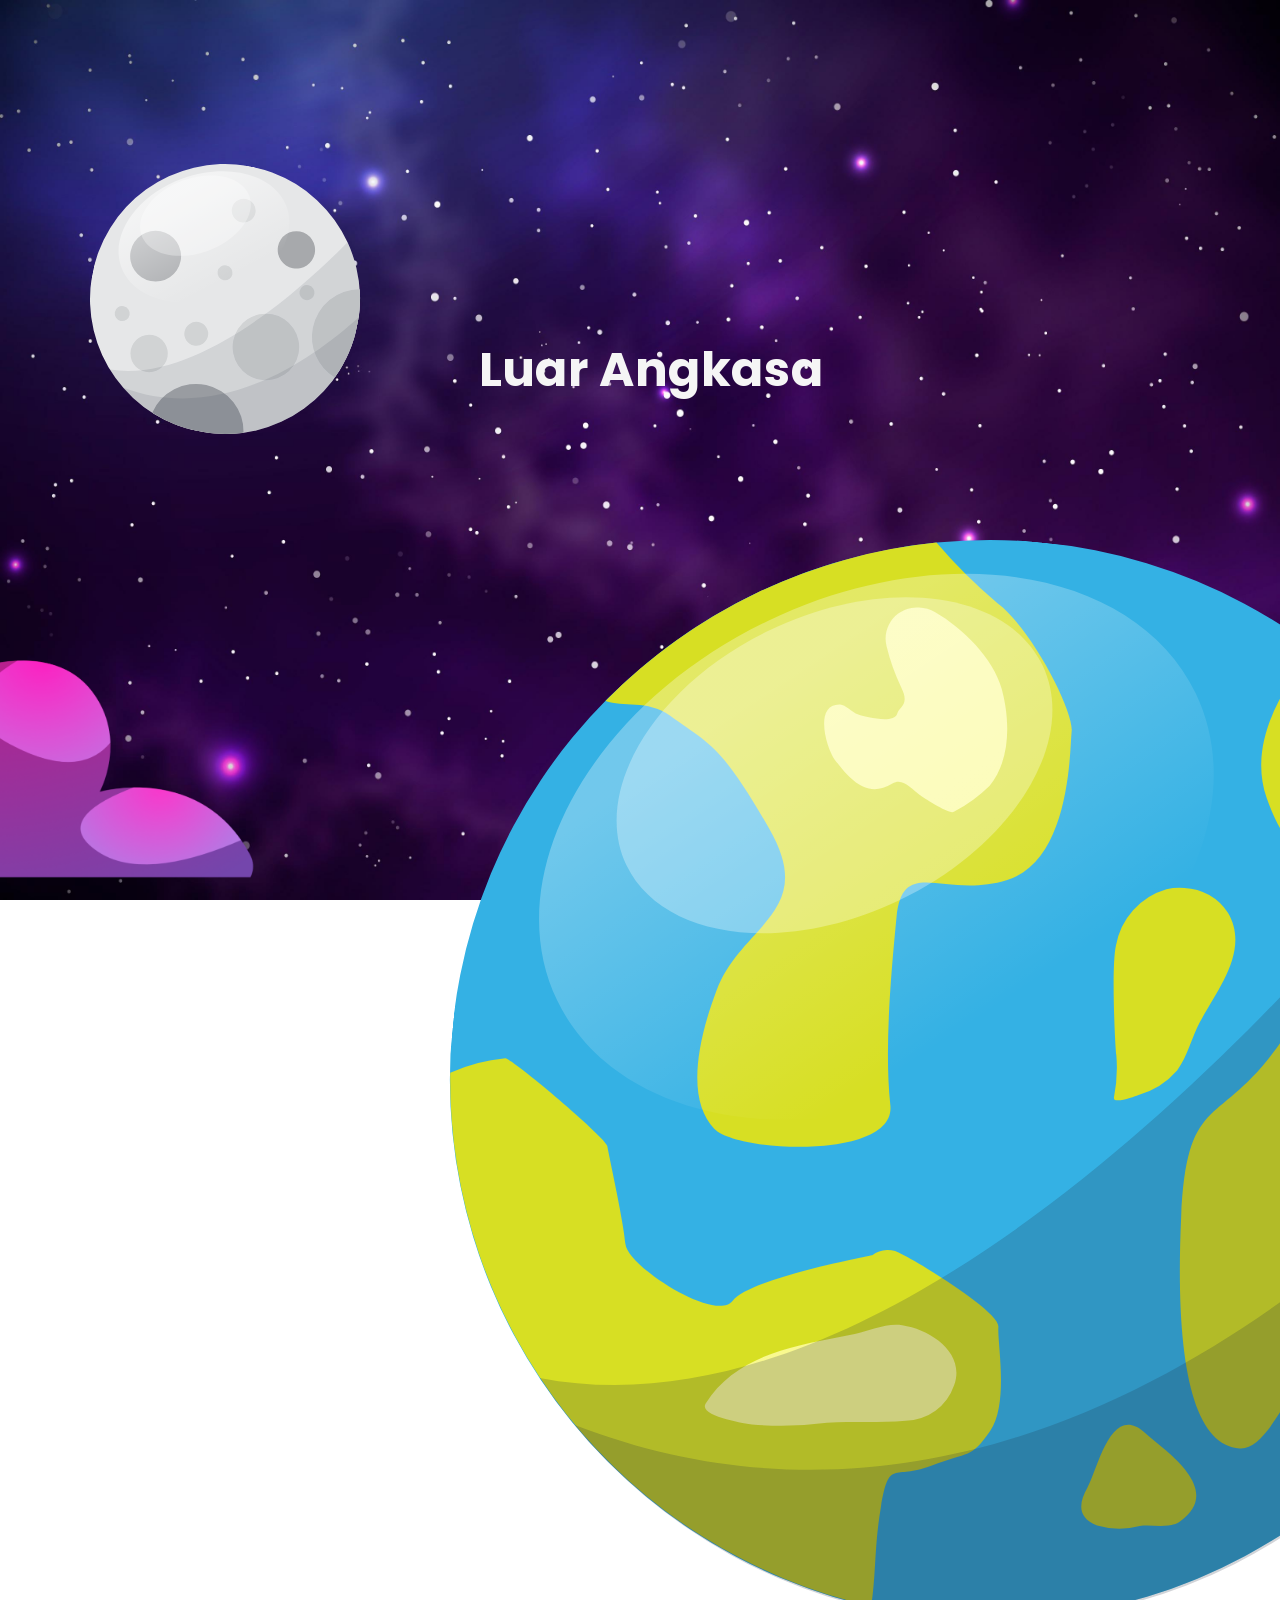
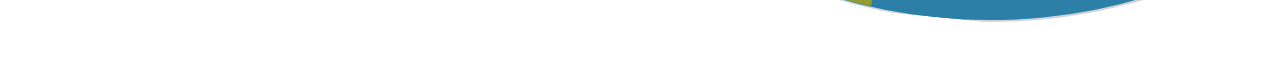
<file: Mission_VanillaJS/index.html>
<!DOCTYPE html>
<html lang="en">
	<head>
		<meta charset="UTF-8" />
		<meta http-equiv="X-UA-Compatible" content="IE=edge" />
		<meta name="viewport" content="width=device-width, initial-scale=1.0" />
		<link rel="stylesheet" href="assets/css/style.css" />
		<title>Mission 2 - Vanilla JS</title>
	</head>
	<body>
		<main class="main">
			<img src="assets/images/cloud1_1.png" id="awan1" alt="" />
			<img src="assets/images/cloud2_1.png" id="awan2" alt="" />
			<img src="assets/images/moon.svg" id="planet1" alt="" />
			<img src="assets/images/earth.svg" id="planet2" alt="" />
			<img src="assets/images/satellite.svg" id="satelit" alt="" />
			<h1 id="headline" class="font-semibold">Luar Angkasa</h1>
		</main>
		<script src="assets/js/script.js"></script>
	</body>
</html>
</file>
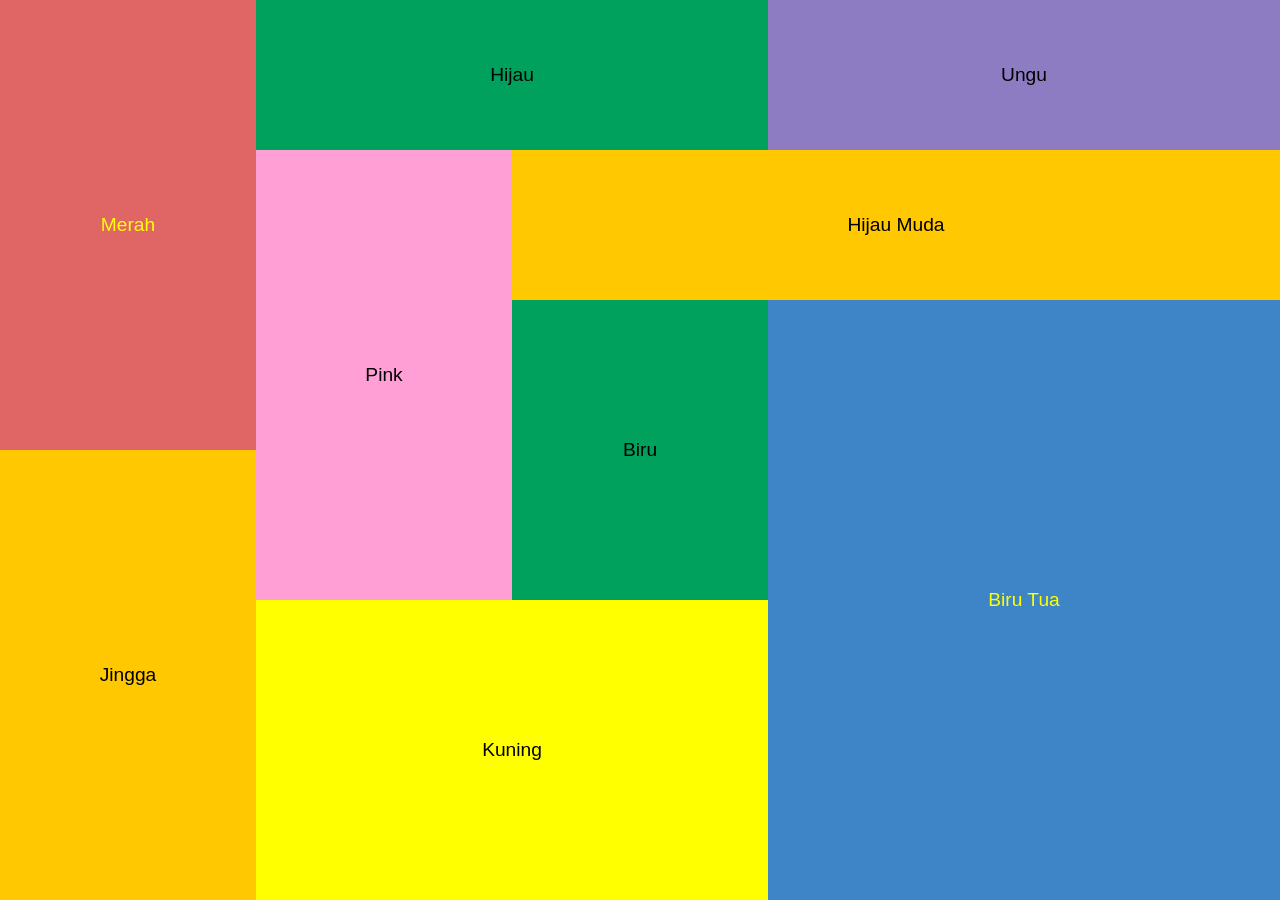
<file: Mission_HTML/Tugas 1/index.html>
<!DOCTYPE html>
<html lang="en">
	<head>
		<meta charset="UTF-8" />
		<meta name="viewport" content="width=device-width, initial-scale=1.0" />
		<link rel="stylesheet" href="style.css" />
		<title>Temmy Mahesa Ridwan | Tugas 1</title>
	</head>

	<body>
		<div
			class="container grid-display template-area template-columns template-rows"
		>
			<div class="item merah text-center bg-red yellow-text">Merah</div>
			<div class="item hijau text-center bg-green">Hijau</div>
			<div class="item ungu text-center bg-purple">Ungu</div>
			<div class="item pink text-center bg-pink">Pink</div>
			<div class="item hijau-muda text-center bg-gold">Hijau Muda</div>
			<div class="item biru text-center bg-green">Biru</div>
			<div class="item jingga text-center bg-gold">Jingga</div>
			<div class="item kuning text-center bg-yellow">Kuning</div>
			<div class="item biru-tua text-center bg-blue yellow-text">Biru Tua</div>
		</div>
	</body>
</html>
</file>
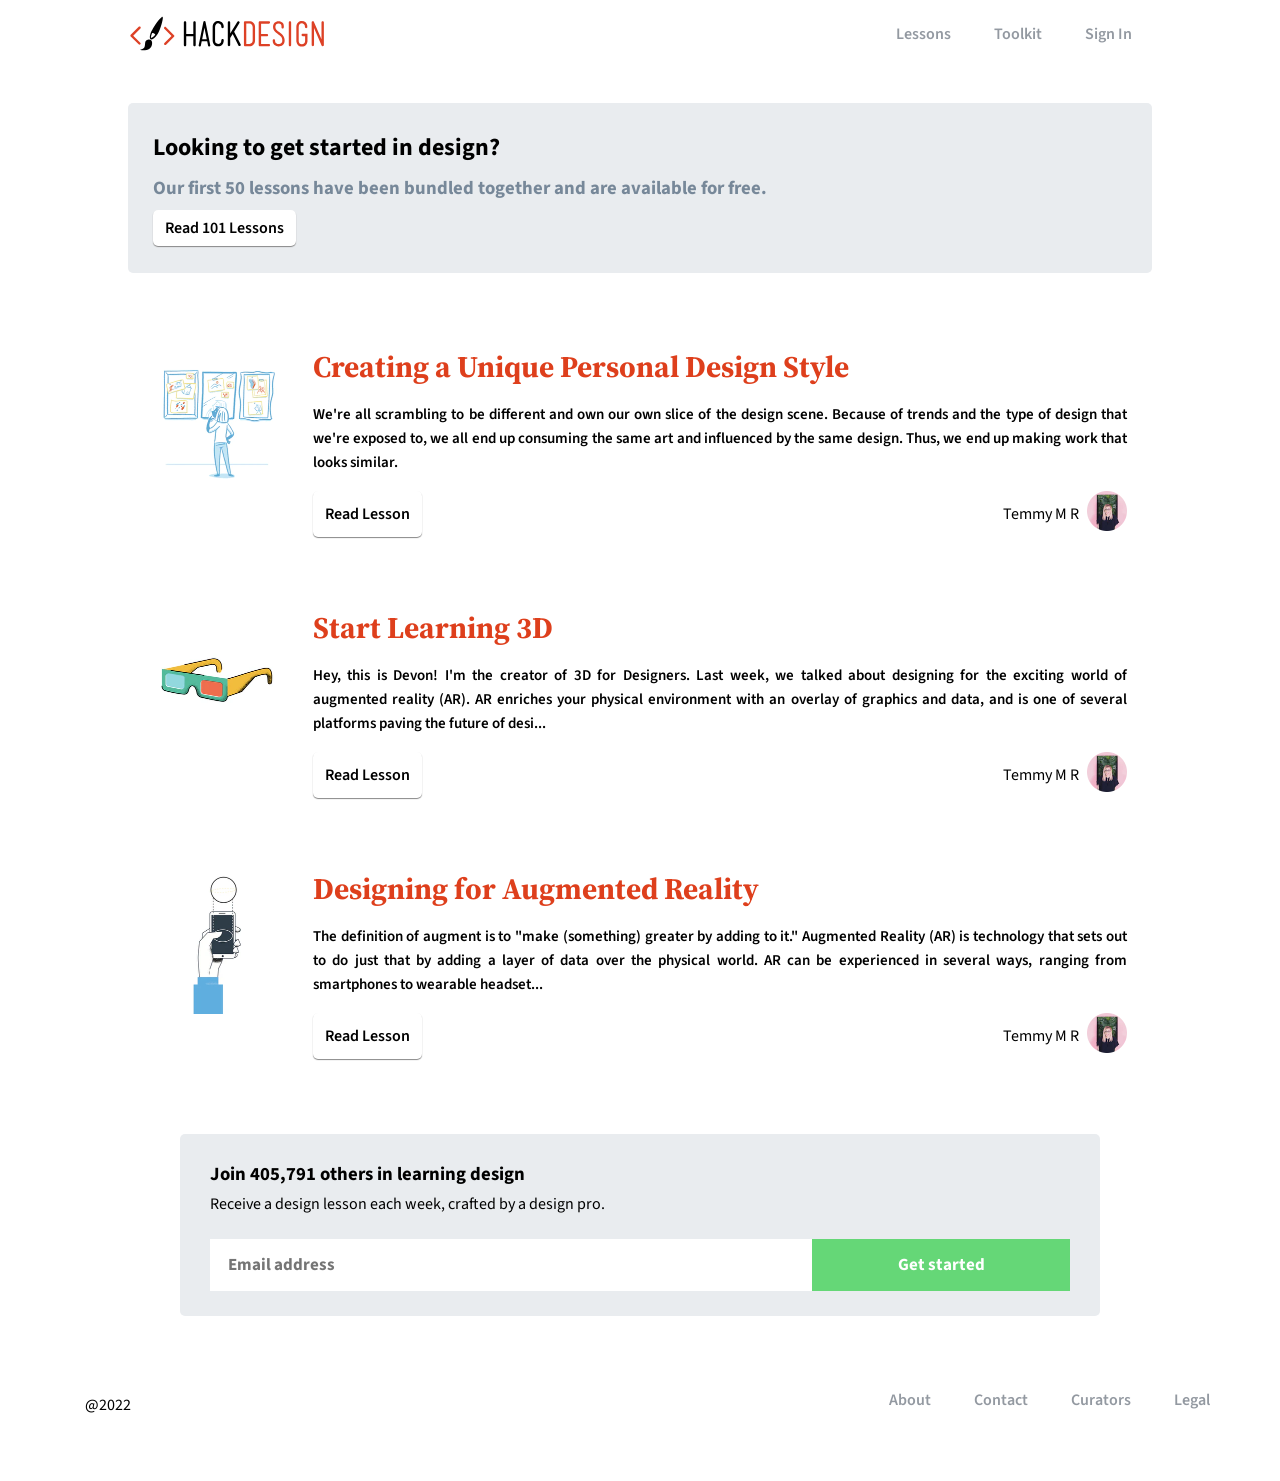
<file: Mission_HTML/Tugas 2/index.html>
<!DOCTYPE html>
<html lang="en">
	<head>
		<meta charset="UTF-8" />
		<meta http-equiv="X-UA-Compatible" content="IE=edge" />
		<meta name="viewport" content="width=device-width, initial-scale=1.0" />
		<link rel="stylesheet" href="style.css" />
		<title>Temmy Mahesa Ridwan | Tugas 2</title>
	</head>
	<body>
		<header>
			<img width="200" class="logo" src="img/logo.svg" alt="logo" />

			<nav>
				<ul class="nav-links">
					<li><a href="#">Lessons</a></li>
					<li><a href="#">Toolkit</a></li>
					<li><a href="#">Sign In</a></li>
				</ul>
			</nav>
		</header>
		<article class="container">
			<div class="highlight">
				<h2>Looking to get started in design?</h2>
				<h3>
					Our first 50 lessons have been bundled together and are available for
					free.
				</h3>
				<button>Read 101 Lessons</button>
			</div>
			<div class="content">
				<div class="picture">
					<img src="img/gambar1.webp" alt="gambar" width="128" />
				</div>
				<div class="preview">
					<h3 class="title">
						<a href="#">Creating a Unique Personal Design Style</a>
					</h3>
					<p>
						We're all scrambling to be different and own our own slice of the
						design scene. Because of trends and the type of design that we're
						exposed to, we all end up consuming the same art and influenced by
						the same design. Thus, we end up making work that looks similar.
					</p>
					<div class="more">
						<button>Read Lesson</button>
						<div class="name">Temmy M R</div>
						<div><img src="img/foto.webp" alt="foto" width="40" /></div>
					</div>
				</div>
			</div>
			<div class="content">
				<div class="picture">
					<img src="img/kacamata.webp" alt="gambar" width="128" />
				</div>
				<div class="preview">
					<h3 class="title">
						<a href="#">Start Learning 3D</a>
					</h3>
					<p>
						Hey, this is Devon! I'm the creator of 3D for Designers. Last week,
						we talked about designing for the exciting world of augmented
						reality (AR). AR enriches your physical environment with an overlay
						of graphics and data, and is one of several platforms paving the
						future of desi...
					</p>
					<div class="more">
						<button>Read Lesson</button>
						<div class="name">Temmy M R</div>
						<div><img src="img/foto.webp" alt="foto" width="40" /></div>
					</div>
				</div>
			</div>
			<div class="content">
				<div class="picture">
					<img src="img/hp.webp" alt="gambar" width="128" />
				</div>
				<div class="preview">
					<h3 class="title">
						<a href="#">Designing for Augmented Reality</a>
					</h3>
					<p>
						The definition of augment is to "make (something) greater by adding
						to it." Augmented Reality (AR) is technology that sets out to do
						just that by adding a layer of data over the physical world. AR can
						be experienced in several ways, ranging from smartphones to wearable
						headset...
					</p>
					<div class="more">
						<button>Read Lesson</button>
						<div class="name">Temmy M R</div>
						<div><img src="img/foto.webp" alt="foto" width="40" /></div>
					</div>
				</div>
			</div>
		</article>
		<aside>
			<div class="highlight2">
				<h3>Join 405,791 others in learning design</h3>
				<p>Receive a design lesson each week, crafted by a design pro.</p>
				<div class="input">
					<input
						class="email"
						type="email"
						name="user_email"
						id="user_email"
						placeholder="Email address"
					/>
					<input class="submit" type="submit" value="Get started" />
				</div>
			</div>
		</aside>
		<footer>
			<p>@2022</p>
			<div>
				<ul class="foot-links">
					<li><a href="#">About</a></li>
					<li><a href="#">Contact</a></li>
					<li><a href="#">Curators</a></li>
					<li><a href="#">Legal</a></li>
				</ul>
			</div>
		</footer>
	</body>
</html>
</file>
<file: Mission_VanillaJS/assets/css/style.css>
@import url("https://fonts.googleapis.com/css2?family=Poppins:wght@300;400;500;600;700;800;900&display=swap");

* {
	padding: 0;
	margin: 0;
	font-family: "Poppins", sans-serif;
}

#headline {
	text-align: center;
	position: absolute;
	scale: 150%;
	top: 40%;
	left: 50%;
	transform: translateX(-30%) translateY(-20%);
	color: whitesmoke;
}

body {
	overflow: hidden;
	min-height: 100vh;
	background-image: url("../images/5532919.jpg");
	background-attachment: fixed;
	background-size: 100% 100%;
}

.main img {
	position: absolute;
	top: 0;
	left: 0;
	width: 100%;
	height: 100%;
	object-fit: cover;
	pointer-events: none;
}

#planet1 {
	position: absolute;
	top: 30vh;
	left: 10vh;
	width: 30vh;
	height: 30vh;
}

#planet2 {
	position: absolute;
	top: 60vh;
	left: 50vh;
	width: 120vh;
	height: 120vh;
}

#satelit {
	position: absolute;
	top: 35vh;
	left: 170vh;
	width: 30vh;
	height: 30vh;
}
</file>
<file: Mission_HTML/Tugas 1/style.css>
html,
body {
	margin: 0;
	padding: 0;
}
.template-area {
	grid-template-areas:
		"merah  hijau   hijau       ungu        ungu"
		"merah  ping    hijaumuda   hijaumuda   hijaumuda"
		"merah  ping    biru        birutua     birutua"
		"jingga ping    biru        birutua     birutua"
		"jingga kuning  kuning      birutua     birutua"
		"jingga kuning  kuning      birutua     birutua";
}

.template-columns {
	grid-template-columns: 1fr 1fr 1fr 1fr 1fr;
}

.template-rows {
	grid-template-rows: 1fr 1fr 1fr 1fr 1fr 1fr;
}

.grid-display {
	display: grid;
}

.container {
	width: 100%;
	height: 100vh;
	font-size: larger;
}

.item {
	width: 100%;
	padding: 50px;
	font-family: sans-serif;
	box-sizing: border-box;
}

.text-center {
	display: flex;
	justify-content: center;
	align-items: center;
}

.yellow-text {
	color: yellow;
}

.bg-red {
	background-color: #e06666;
}

.bg-green {
	background-color: #00a15d;
}

.bg-purple {
	background-color: #8e7cc3;
}

.bg-pink {
	background-color: #ff9fd5;
}

.bg-gold {
	background-color: #ffc800;
}

.bg-yellow {
	background-color: #ffff00;
}

.bg-blue {
	background-color: #3d85c6;
}

.merah {
	grid-area: merah;
}
.hijau {
	grid-area: hijau;
}
.ungu {
	grid-area: ungu;
}

.pink {
	grid-area: ping;
}

.hijau-muda {
	grid-area: hijaumuda;
}

.biru {
	grid-area: biru;
}

.jingga {
	grid-area: jingga;
}

.kuning {
	grid-area: kuning;
}

.biru-tua {
	grid-area: birutua;
}
</file>
<file: Mission_HTML/Tugas 2/style.css>
@import url("https://fonts.googleapis.com/css2?family=Source+Sans+Pro:wght@300&family=Source+Serif+Pro:wght@300&display=swap");

* {
	box-sizing: border-box;
	margin: 0;
	padding: 0;
	font-family: "Source Sans Pro", sans-serif;
}

li,
a {
	font-family: "Source Sans Pro", sans-serif;
	font-weight: 500;
	font-size: 16px;
	text-decoration: none;
}
p {
	text-align: justify;
}

header {
	display: flex;
	justify-content: flex-end;
	align-items: center;
	margin: 15px 10%;
}

.logo {
	cursor: pointer;
	margin-right: auto;
}

.nav-links {
	list-style: none;
}

.nav-links li {
	list-style: none;
	display: inline-block;
	padding: 0px 20px;
}

.nav-links li a {
	color: #9399a1;
	font-weight: 600;
}

.nav-links li a:hover {
	text-decoration: underline;
}

.container {
	width: 80vw;
	margin: 50px auto;
}

.highlight {
	background-color: rgb(233, 236, 239);
	padding: 25px;
	line-height: 40px;
	border-radius: 5px;
	margin-bottom: 3rem;
}

.highlight h3 {
	color: lightslategray;
}

button {
	font-weight: bolder;
	box-shadow: 0px 1px 1px #888888;
	padding: 5px 10px 5px;
	border-color: transparent;
	background-color: white;
	box-shadow: 5cm;
	font-size: inherit;
	font-weight: 600;
	border-radius: 5px;
	cursor: pointer;
}

.content {
	display: flex;
	margin-top: 20px;
	padding: 25px;
}
.picture {
	margin-right: 2rem;
}

.preview h3 a {
	font-size: larg er;
	color: #de3f1c;
	font-weight: bold;
	font-family: "Source Serif Pro", serif;
}

.preview h3 a:hover {
	text-decoration: underline;
}

.preview p {
	font-size: 18px;
	line-height: 1.6;
	font-weight: 600;
	margin-bottom: 1rem;
	font-size: 15px;
}

.title {
	margin-bottom: 1rem;
}

.title a {
	font-size: 30px;
	font-weight: bold;
}

.highlight2 {
	background-color: rgb(233, 236, 239);
	padding: 25px 30px;
	line-height: 30px;
	border-radius: 5px;
	margin-left: 180px;
	margin-right: 180px;
	margin-bottom: 3rem;
}

.highlight2 h3 {
	font-weight: 700;
}

.email {
	padding: 14px 18px;
	border: none;
}

.submit {
	padding: 14px 30px;
	background-color: #65d777;
	color: white;
	border: none;
}

input {
	align-self: center;
	font-size: 17px;
	font-weight: bold;
}

footer {
	display: flex;
	justify-content: flex-end;
	align-items: center;
	padding: 15px 50px 50px 15px;
}

footer p {
	cursor: pointer;
	margin-right: auto;
	padding-left: 70px;
}

.foot-links {
	list-style: none;
}

.foot-links li {
	list-style: none;
	display: inline-block;
	padding: 10px 20px;
	margin-bottom: 10px;
}

.foot-links li a {
	color: #9399a1;
	font-weight: 600;
}

.foot-links li a:hover {
	text-decoration: underline;
}

@media (min-width: 769px) {
	.more {
		display: flex;
		justify-content: flex-end;
	}

	.more > .name {
		align-self: center;
		margin-right: 0.5rem;
	}

	.more button {
		margin-right: auto;
	}

	.input {
		display: grid;
		margin-top: 20px;
		grid-template-columns: 70% 30%;
	}
}

@media (max-width: 768px) {
	header img {
		margin-bottom: 20px;
	}
	header {
		justify-content: flex-start;
		margin: 15px 32px;
		display: flex;
		flex-direction: column;
	}

	nav {
		margin-right: auto;
	}

	.nav-links {
		padding: 8px 16px;
	}

	.container {
		width: 95vw;
	}

	.container {
		margin: auto;
	}

	.highlight {
		margin-left: 30px;
		margin-right: 30px;
	}

	.highlight2 {
		margin-left: auto;
		margin-right: auto;
	}
	.picture {
		display: none;
	}

	.more {
		display: flexbox;
	}

	.input {
		display: grid;
	}
}

@media (max-width: 693px) {
	header {
		width: 100%;
		display: flex;
		margin: auto;
		flex-direction: column;
	}
	nav {
		width: 100%;
		border-top: 1px solid rgba(0, 0, 0, 0.125);
		border-bottom: 1px solid rgba(0, 0, 0, 0.125);
	}
}
</file>
